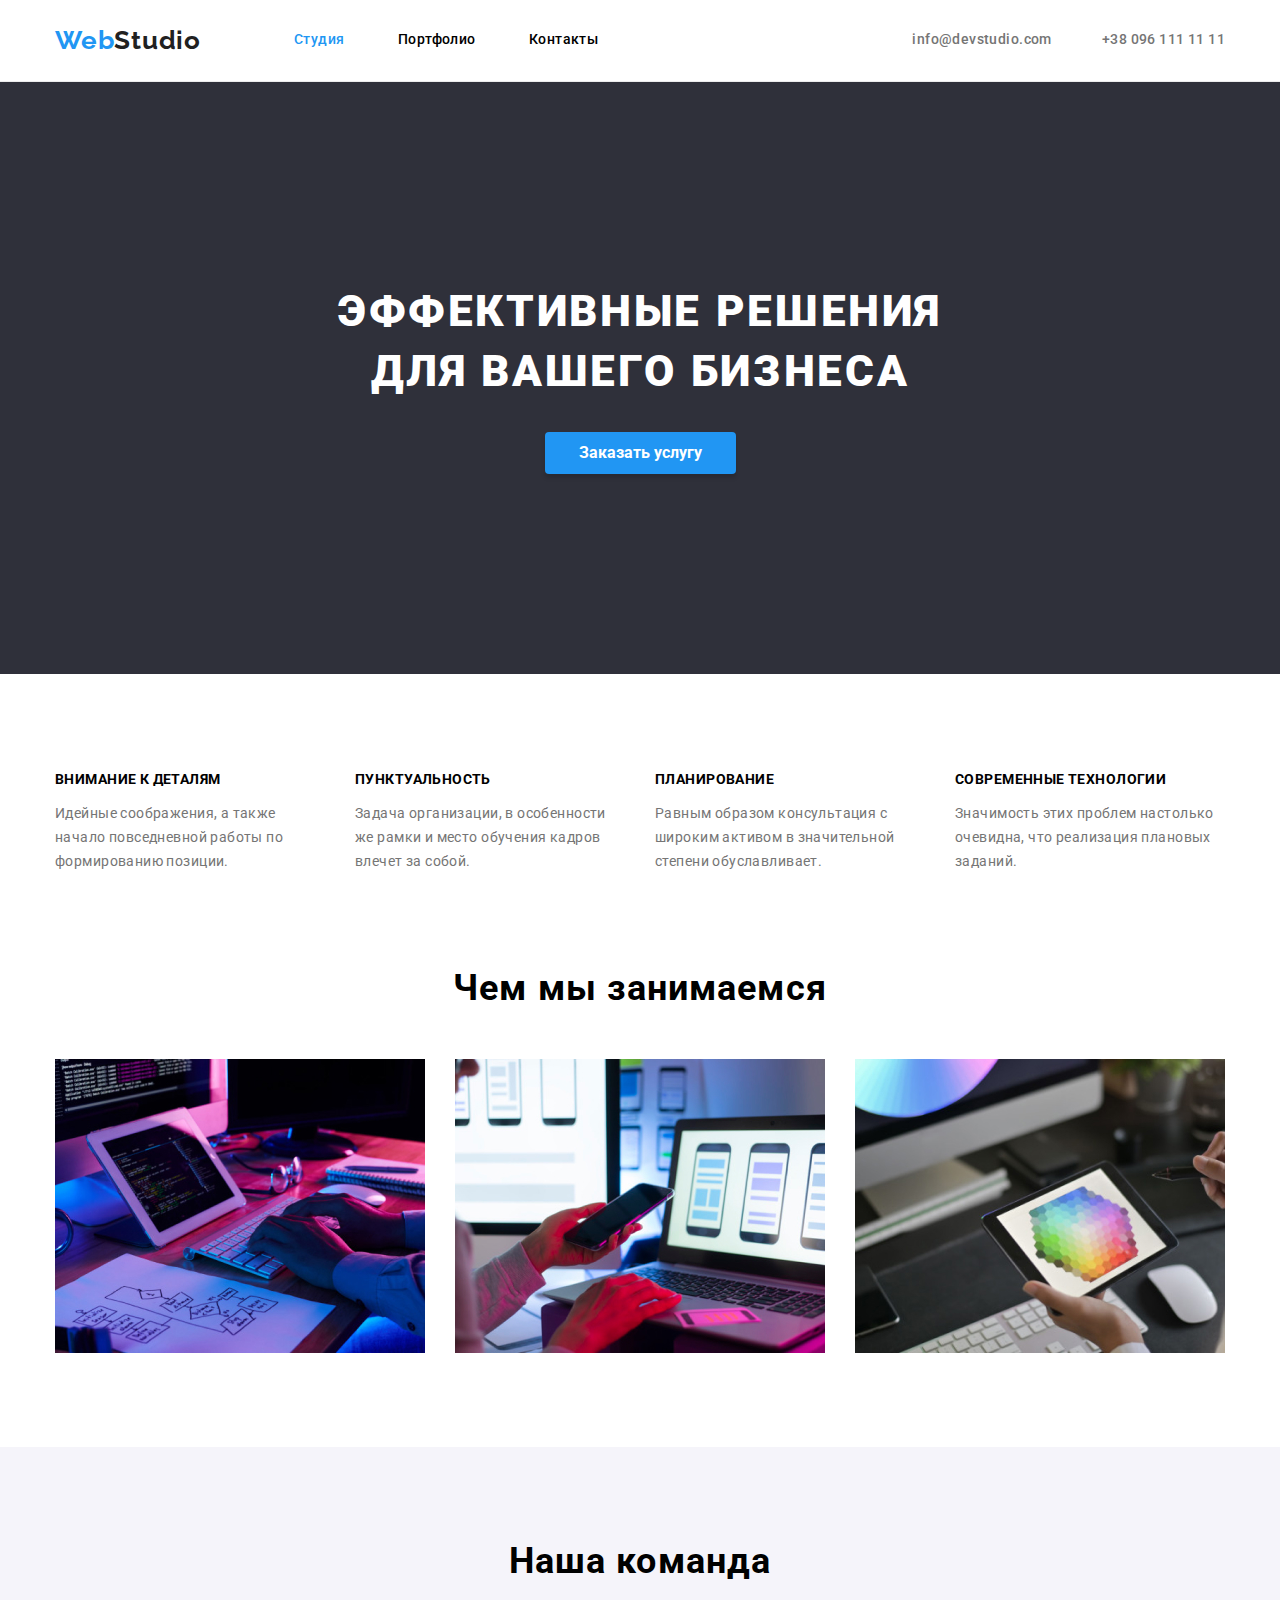
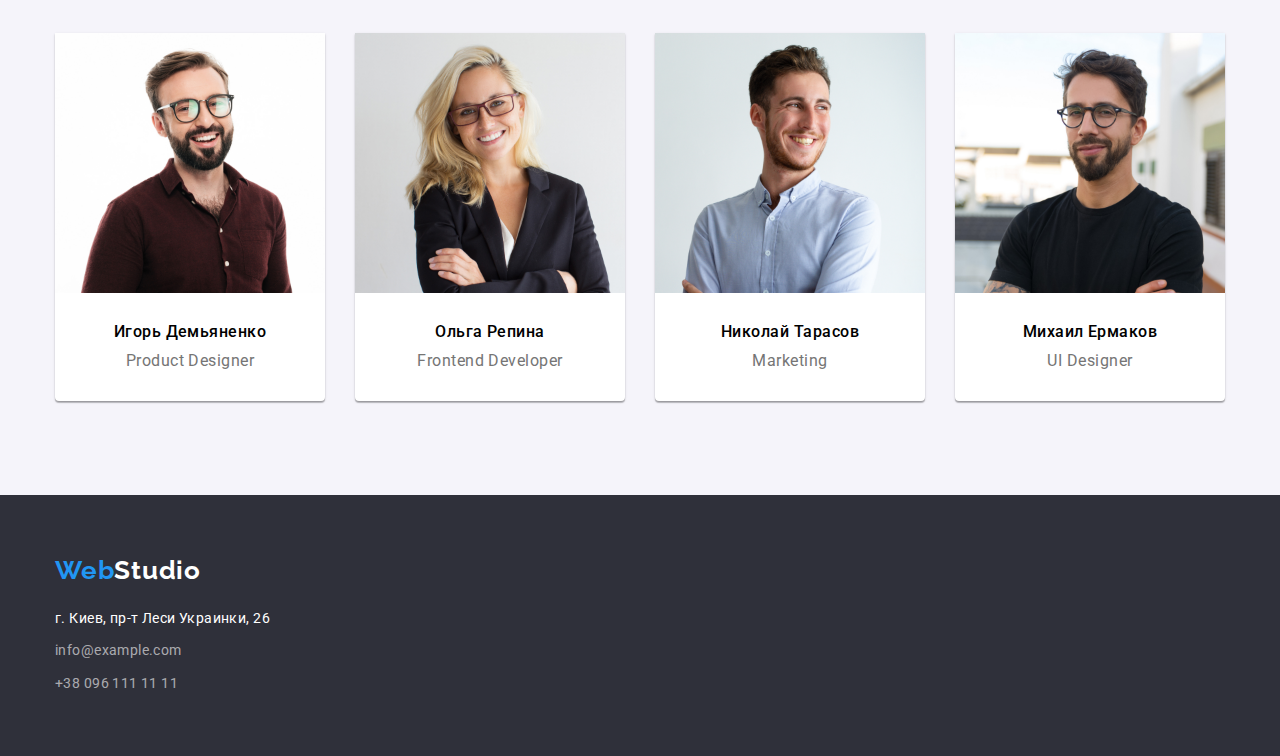
<file: index.html>
<!DOCTYPE html>
<html lang="en">
  <head>
    <meta charset="UTF-8" />
    <meta http-equiv="X-UA-Compatible" content="IE=edge" />
    <meta name="viewport" content="width=device-width, initial-scale=1.0" />

    <title>Document</title>
    <link
      rel="stylesheet"
      href="https://cdnjs.cloudflare.com/ajax/libs/modern-normalize/1.1.0/modern-normalize.css"
    />

    <link rel="preconnect" href="https://fonts.googleapis.com" />
    <link rel="preconnect" href="https://fonts.gstatic.com" crossorigin />
    <link
      href="https://fonts.googleapis.com/css2?family=Raleway:wght@700&family=Roboto:wght@400;500;700;900&display=swap"
      rel="stylesheet"
    />
    <link rel="stylesheet" href="./css/styles.css" />
  </head>
  <body>
    <header>
      <div class="container header-nav">
        <a href="" class="logo-head"><span>Web</span>Studio</a>
        <nav>
        <ul class="list head-nav">
          <li class="head-nav-list">
            <a href="./index.html" class="current-page head-nav-link">Студия</a>
          </li>
          <li class="head-nav-list">
            <a href="./portfolio.html" class="head-nav-link">Портфолио</a>
          </li>
          <li class="head-nav-list">
            <a href="" class="head-nav-link">Контакты</a>
          </li>
        </ul>
      </nav>
      <ul class="head-contacts list">
        <li class="head-contacts-list">
          <a href="" class="head-contacts-link">info@devstudio.com</a>
        </li>
        <li class="head-contacts-list">
          <a href="" class="head-contacts-link">+38 096 111 11 11</a>
        </li>
      </ul>
    </div>
    </header>
    <main>
      <section class="hero">
        <div class="hero-content container">
          <h1 class="hero-title">Эффективные решения для вашего бизнеса</h1>
          <button type="button" class="hero-button">Заказать услугу</button>
        </div>
      </section>
      <section class="section">
        <div class="container">
        <ul class="list column-list">
          <li class="column-card">
            
              <h2 class="column-title">Внимание к деталям</h2>
              <p class="column-description">
                Идейные соображения, а также начало повседневной работы по
                формированию позиции.
              </p>
            
          </li>
          <li class="column-card">
            
              <h2 class="column-title">Пунктуальность</h2>
              <p class="column-description">
                Задача организации, в особенности же рамки и место обучения
                кадров влечет за собой.
              </p>
            
          </li>
          <li class="column-card">
          
              <h2 class="column-title">Планирование</h2>
              <p class="column-description">
                Равным образом консультация с широким активом в значительной
                степени обуславливает.
              </p>
            
          </li>
          <li class="column-card">
            
              <h2 class="column-title">Современные технологии</h2>
              <p class="column-description">
                Значимость этих проблем настолько очевидна, что реализация
                плановых заданий.
              </p>
            
          </li>
        </ul>
      </div>
      </section>
      <section class="workspace section">
        <div class="container">
          <h2 class="workspace-title">Чем мы занимаемся</h2>
          <ul class="list workspace-list">
            <li class="workspace-card">
              <img
                src="./images/duties1.jpg"
                alt="робочий стол разработчика"
                width="370"
              />
            </li>
            <li class="workspace-card">
              <img
                src="./images/duties2.jpg"
                alt="робочий стол разработчика"
                width="370"
              />
            </li>
            <li class="workspace-card">
              <img
                src="./images/duties3.jpg"
                alt="робочий стол разработчика"
                width="370"
              />
            </li>
        </li>
      </ul>
    </div>
      </section>

      <section class="team section">
        <div class="container">
        <h2 class="team-title">Наша команда</h2>
        <ul class="team-list list ">
          <li class="team-player">
            <img src="./images/person1.jpg" alt="парень в очках" width="270" />
            <div class="team-player-info">
      
            <h2 class="team-player-name">Игорь Демьяненко</h2>
            <p class="team-player-position">Product Designer</p>
            </div>
          </li>
          <li class="team-player">
            <img src="./images/person2.jpg" alt="девушка в очках" width="270" />
            <div class="team-player-info">
            
            <h2 class="team-player-name">Ольга Репина</h2>
            <p class="team-player-position">Frontend Developer</p>
            </div>
          </li>
          <li class="team-player">
            <img
              src="./images/person3.jpg"
              alt="парень улыбается"
              width="270"
            />
            <div class="team-player-info">
            
            <h2 class="team-player-name">Николай Тарасов</h2>
            <p class="team-player-position">Marketing</p>
            </div>
          </li>
          <li class="team-player">
            <img src="./images/person4.jpg" alt="парень в очках" width="270" />
            <div class="team-player-info">
            
            <h2 class="team-player-name">Михаил Ермаков</h2>
            <p class="team-player-position">UI Designer</p>
            </div>
          </li>
        </ul>
      </div>
      </section>
    </main>
    <footer >
      <div class="container">
      <a href="" class="footer-logo"><span>Web</span>Studio</a>
      <address>
        <p class="footer-address">г. Киев, пр-т Леси Украинки, 26</p>
        <a href="mailto:info@example.com" class="footer-mail"
          >info@example.com</a
        ><br />
        <a href="tel:+380961111111" class="footer-phone">+38 096 111 11 11</a>
      </address>
      </div>
    </footer>
  </body>
</html>
</file>
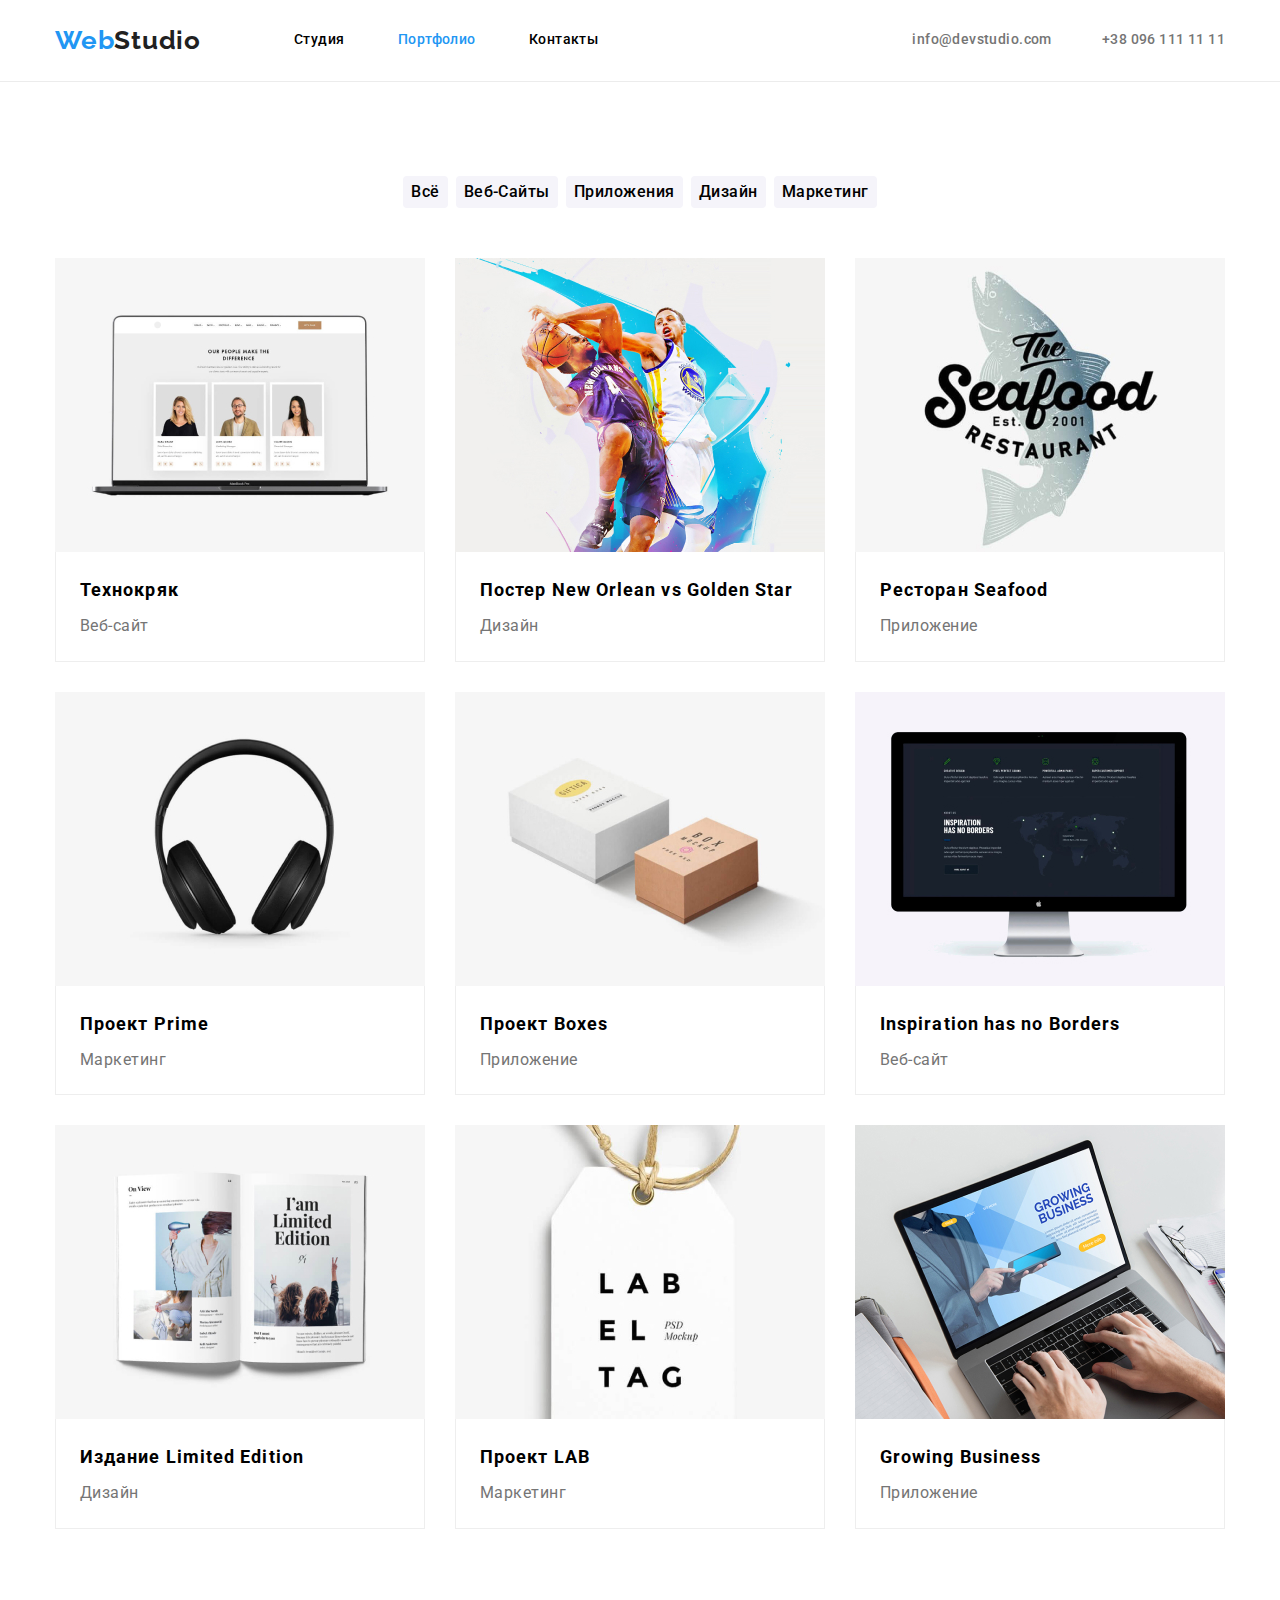
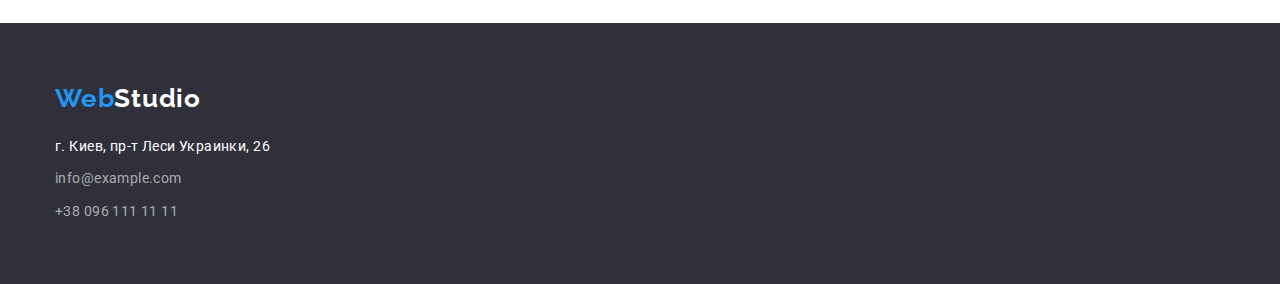
<file: portfolio.html>
<!DOCTYPE html>
<html lang="en">
  <head>
    <meta charset="UTF-8" />
    <meta http-equiv="X-UA-Compatible" content="IE=edge" />
    <meta name="viewport" content="width=device-width, initial-scale=1.0" />

    <title>Document</title>

    <link
      rel="stylesheet"
      href="https://cdnjs.cloudflare.com/ajax/libs/modern-normalize/1.1.0/modern-normalize.css"
    />
    <link rel="preconnect" href="https://fonts.googleapis.com" />
    <link rel="preconnect" href="https://fonts.gstatic.com" crossorigin />
    <link
      href="https://fonts.googleapis.com/css2?family=Raleway:wght@700&family=Roboto:wght@400;500;700;900&display=swap"
      rel="stylesheet"
    />
    <link rel="stylesheet" href="./css/styles.css" />
  </head>
  <body>
    <header>
      <div class="container header-nav">
        <a href="" class="logo-head"><span>Web</span>Studio</a>

        <ul class="list head-nav">
          <li class="head-nav-list">
            <a href="./index.html" class="head-nav-link">Студия</a>
          </li>
          <li class="head-nav-list">
            <a href="./portfolio.html" class="current-page head-nav-link"
              >Портфолио</a
            >
          </li>
          <li class="head-nav-list">
            <a href="" class="head-nav-link">Контакты</a>
          </li>
        </ul>

        <ul class="head-contacts list">
          <li class="head-contacts-list">
            <a href="" class="head-contacts-link">info@devstudio.com</a>
          </li>
          <li class="head-contacts-list">
            <a href="" class="head-contacts-link">+38 096 111 11 11</a>
          </li>
        </ul>
      </div>
    </header>
    <main>
      <section class="section">
        <div class="container">
          <ul class="page-nav">
            <li class="page-nav-list">
              <button type="button" class="page-nav-button">Всё</button>
            </li>
            <li class="page-nav-list">
              <button type="button" class="page-nav-button">Веб-Сайты</button>
            </li>
            <li class="page-nav-list">
              <button type="button" class="page-nav-button">Приложения</button>
            </li>
            <li class="page-nav-list">
              <button type="button" class="page-nav-button">Дизайн</button>
            </li>
            <li class="page-nav-list">
              <button type="button" class="page-nav-button">Маркетинг</button>
            </li>
          </ul>

          <ul class="card-list">
            <li class="card">
              <a href="" class="card-link">
                <img src="./images/portfolio1.jpg" alt="" width="370" />
                <div class="card-rede">
                  <h2 class="card-title">Технокряк</h2>
                  <p class="card-text">Веб-сайт</p>
                </div>
              </a>
            </li>
            <li class="card">
              <a href="" class="card-link">
                <img src="./images/portfolio2.jpg" alt="" width="370" />
                <div class="card-rede">
                  <h2 class="card-title">Постер New Orlean vs Golden Star</h2>
                  <p class="card-text">Дизайн</p>
                </div>
              </a>
            </li>
            <li class="card">
              <a href="" class="card-link">
                <img src="./images/portfolio3.jpg" alt="" width="370" />
                <div class="card-rede">
                  <h2 class="card-title">Ресторан Seafood</h2>
                  <p class="card-text">Приложение</p>
                </div>
              </a>
            </li>
            <li class="card">
              <a href="" class="card-link">
                <img src="./images/portfolio4.jpg" alt="" width="370" />
                <div class="card-rede">
                  <h2 class="card-title">Проект Prime</h2>
                  <p class="card-text">Маркетинг</p>
                </div>
              </a>
            </li>
            <li class="card">
              <a href="" class="card-link">
                <img src="./images/portfolio5.jpg" alt="" width="370" />
                <div class="card-rede">
                  <h2 class="card-title">Проект Boxes</h2>
                  <p class="card-text">Приложение</p>
                </div>
              </a>
            </li>
            <li class="card">
              <a href="" class="card-link">
                <img src="./images/portfolio6.jpg" alt="" width="370" />
                <div class="card-rede">
                  <h2 class="card-title">Inspiration has no Borders</h2>
                  <p class="card-text">Веб-сайт</p>
                </div>
              </a>
            </li>
            <li class="card">
              <a href="" class="card-link">
                <img src="./images/portfolio7.jpg" alt="" width="370" />
                <div class="card-rede">
                  <h2 class="card-title">Издание Limited Edition</h2>
                  <p class="card-text">Дизайн</p>
                </div>
              </a>
            </li>
            <li class="card">
              <a href="" class="card-link">
                <img src="./images/portfolio8.jpg" alt="" width="370" />
                <div class="card-rede">
                  <h2 class="card-title">Проект LAB</h2>
                  <p class="card-text">Маркетинг</p>
                </div>
              </a>
            </li>
            <li class="card">
              <a href="" class="card-link">
                <img src="./images/portfolio9.jpg" alt="" width="370" />
                <div class="card-rede">
                  <h2 class="card-title">Growing Business</h2>
                  <p class="card-text">Приложение</p>
                </div>
              </a>
            </li>
          </ul>
        </div>
      </section>
    </main>
    <footer>
      <div class="container">
        <a href="" class="footer-logo"><span>Web</span>Studio</a>
        <address>
          <p class="footer-address">г. Киев, пр-т Леси Украинки, 26</p>
          <a href="mailto:info@example.com" class="footer-mail"
            >info@example.com</a
          ><br />
          <a href="tel:+380961111111" class="footer-phone">+38 096 111 11 11</a>
        </address>
      </div>
    </footer>
  </body>
</html>
</file>
<file: css/styles.css>
:root {
  --primary-text-color: #212121;
  --secondary-text-color: #757575;
  --thirdparty-text-color: #ffffff;
  --accent-color: #2196f3;
  --primary-background-color: #e5e5e5;
  --button-background-color: #f5f4fa;
  --footer-background-color: #2f303a;
  --contacts-footer-color: rgba(255, 255, 255, 0.6);
}
*,
*::before,
*::after {
  box-sizing: border-box;
}
h1,
h2,
h3,
h4,
h5,
h6,
p,
ul {
  margin: 0;
  padding: 0;
}
body {
  font-family: Roboto, sans-serif;
}
.container {
  width: 1200px;
  padding-left: 15px;
  padding-right: 15px;
  margin-left: auto;
  margin-right: auto;
}
.section {
  padding-top: 94px;
  padding-bottom: 94px;
}

img {
  display: block;
  max-width: 100%;
  height: auto;
}
ul,
li {
  list-style: none;
}

a {
  text-decoration: none;
  color: inherit;
}
.list {
  list-style-type: none;
  text-decoration: none;
}
.current-page {
  color: var(--accent-color);
}
.logo-head {
  font-weight: 700;
  color: var(--primary-text-color);
  font-family: Raleway, sans-serif;
  font-size: 26px;
  letter-spacing: 0.03em;
  line-height: 1.19;
  display: block;
  margin-right: 93px;
  padding-top: 25px;
  padding-bottom: 25px;
}
span {
  color: var(--accent-color);
}
header {
  border-bottom: 1px solid #ececec;
}
.header-nav {
  align-items: center;
  display: flex;
}
.head-nav {
  font-weight: 500;
  font-size: 14px;
  line-height: 1.14;
  letter-spacing: 0.02em;
  color: inherit;
}
.head-nav-list {
  display: inline-block;
}
.head-nav-list:nth-last-child(-n + 2) {
  margin-left: 50px;
}
.head-nav-link {
  font-size: 14px;
  line-height: 1.14;
  letter-spacing: 0.03em;
  text-decoration: none;
  font-weight: 500;
  display: block;
  padding-top: 32px;
  padding-bottom: 32px;
}
.head-nav-link:hover,
.head-nav-link:focus {
  color: var(--accent-color);
}
.head-contacts {
  font-size: 14px;
  line-height: 1.14;
  letter-spacing: 0.03em;
  color: var(--primary-text-color);
  text-decoration: none;
  font-weight: 500;
  display: flex;
  margin-left: auto;
}
.head-contacts-list {
  display: block;
}
.head-contacts-link:hover,
.head-contacts-link:focus {
  color: var(--accent-color);
}
.head-contacts-link {
  color: var(--secondary-text-color);
  display: inline-block;
  padding-top: 32px;
  padding-bottom: 32px;
}
.head-contacts-list:first-child {
  margin-right: 50px;
}
.hero {
  background-color: var(--footer-background-color);
  padding-top: 200px;
  padding-bottom: 200px;
}

.hero-title {
  font-style: normal;
  font-weight: 900;
  font-size: 44px;
  line-height: 1.36;
  text-align: center;
  letter-spacing: 0.06em;
  text-transform: uppercase;
  color: var(--thirdparty-text-color);
  max-width: 700px;
  margin-bottom: 30px;
  margin-right: auto;
  margin-left: auto;
}

.hero-button {
  background-color: var(--accent-color);
  color: var(--thirdparty-text-color);
  display: block;
  margin-right: auto;
  margin-left: auto;
  box-shadow: 0px 4px 4px rgba(0, 0, 0, 0.15);
  border-radius: 4px;
  padding-left: 32px;
  padding-top: 10px;
  padding-right: 32px;
  padding-bottom: 10px;
  border-color: transparent;
  text-align: center;
  font-weight: bold;
  cursor: pointer;
}
.hero-button:hover,
.hero-button:focus {
  background: #188ce8;
}
.column-list {
  margin-left: -30px;
  display: flex;
}
.column-card {
  margin-left: 30px;
  flex-basis: calc((100% - 120px) / 4);
}
.column-title {
  font-weight: bold;
  font-size: 14px;
  line-height: 1.71;
  letter-spacing: 0.03em;
  text-transform: uppercase;
  margin-bottom: 10px;
}
.column-description {
  color: var(--secondary-text-color);
  font-size: 14px;
  line-height: 1.71;
  letter-spacing: 0.03em;
}
.workspace {
  background-color: #ffffff;
  padding-top: 0;
}
.workspace-list {
  margin-right: -30px;
  display: flex;
}
.workspace-card {
  margin-right: 30px;
  flex-basis: calc((100% - 90px) / 3);
}
.workspace-title {
  font-weight: bold;
  font-size: 36px;
  line-height: 1.16;
  text-align: center;
  letter-spacing: 0.03em;
  margin-bottom: 50px;
}
.team {
  background-color: #f5f4fa;
}
.team-list {
  margin-right: -30px;
  display: flex;
}
.team-title {
  font-weight: bold;
  font-size: 36px;
  line-height: 1.16;
  text-align: center;
  letter-spacing: 0.03em;
  margin-bottom: 50px;
}
.team-player {
  margin-right: 30px;
  flex-basis: calc((100% - 90px) / 4);
  background-color: #ffffff;
  box-shadow: 0px 1px 3px rgba(0, 0, 0, 0.12), 0px 1px 1px rgba(0, 0, 0, 0.14),
    0px 2px 1px rgba(0, 0, 0, 0.2);
  border-radius: 0px 0px 4px 4px;
}
.team-player-name {
  font-weight: 500;
  font-size: 16px;
  line-height: 1.18;
  letter-spacing: 0.03em;
  margin-top: 30px;
}
.team-player-info {
  text-align: center;
  margin-top: 30px;
  margin-bottom: 30px;
}
.team-player-position {
  font-size: 16px;
  line-height: 1.18;
  letter-spacing: 0.03em;
  color: var(--secondary-text-color);
  margin-top: 10px;
}
.footer-logo {
  font-family: Raleway, sans-serif;
  font-weight: bold;
  font-size: 26px;
  line-height: 1.19;
  letter-spacing: 0.03em;
  color: var(--thirdparty-text-color);
  margin-bottom: 20px;
  display: inline-block;
}
footer {
  background-color: var(--footer-background-color);
  padding-top: 60px;
  padding-bottom: 60px;
}
.footer-address {
  font-size: 14px;
  line-height: 24px;
  letter-spacing: 0.03em;
  color: var(--thirdparty-text-color);
  font-style: normal;
  margin-bottom: 9px;
}
.footer-mail {
  margin-bottom: 9px;
}
.footer-mail,
.footer-phone {
  font-size: 14px;
  line-height: 1.71;
  letter-spacing: 0.03em;
  color: rgba(255, 255, 255, 0.6);
  font-style: normal;
  display: inline-block;
}
/*PORTFOLIO*/
/*..............................*/
/*..............................*/
/*..............................*/
/*...............................*/
/*...............................*/
/*...............................*/
.page-nav {
  display: flex;
  justify-content: center;

  margin-bottom: 50px;
}
.page-nav-list {
  flex-direction: row;
  display: inline-flex;
  justify-content: center;
  margin-right: 8px;
}
.page-nav-list:last-child {
  margin-right: 0;
}
.page-nav-button {
  background-color: var(--button-background-color);
  border-radius: 4px;
  border-color: transparent;
  font-weight: 500;
  font-size: 16px;
  line-height: 1.62;
  letter-spacing: 0.03em;
  cursor: pointer;
}

.page-nav-button:hover,
.page-nav-button:focus {
  background-color: var(--accent-color);
  color: var(--thirdparty-text-color);
  box-shadow: 0px 3px 1px rgba(0, 0, 0, 0.1), 0px 1px 2px rgba(0, 0, 0, 0.08),
    0px 2px 2px rgba(0, 0, 0, 0.12);
}
.card-list {
  margin-top: -30px;
  display: flex;
  flex-wrap: wrap;
}
.card {
  width: 370px;
  margin-top: 30px;
  margin-left: 30px;
}

.card-rede {
  border: 1px solid #eeeeee;
  border-top: 0;
  padding-left: 24px;
  padding-top: 20px;
  padding-bottom: 20px;
  padding-right: 24px;
}
.card-title {
  font-weight: bold;
  font-size: 18px;
  line-height: 2;
  letter-spacing: 0.06em;
  margin-bottom: 4px;
}
.card-text {
  color: var(--secondary-text-color);
  font-size: 16px;
  line-height: 1.8;
  letter-spacing: 0.03em;
}
.card:nth-child(3n + 1) {
  margin-left: 0;
}
</file>
